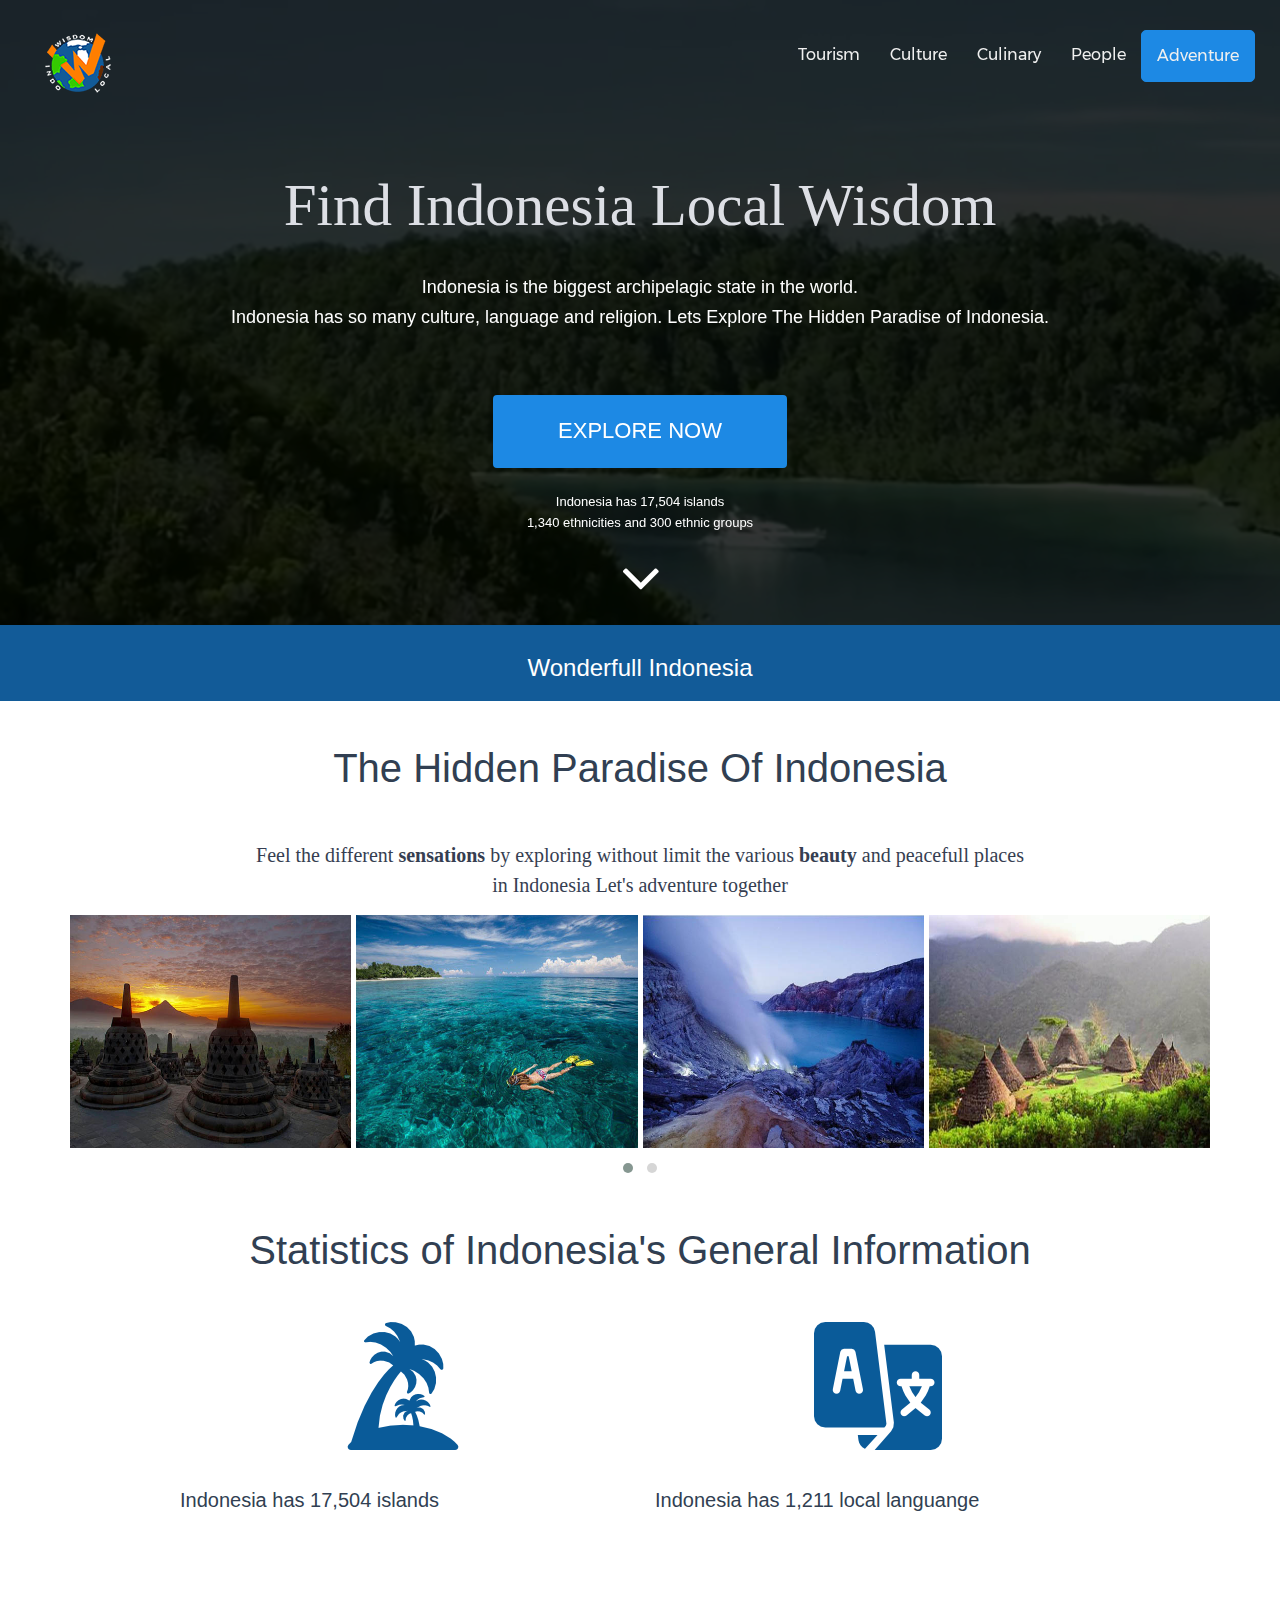
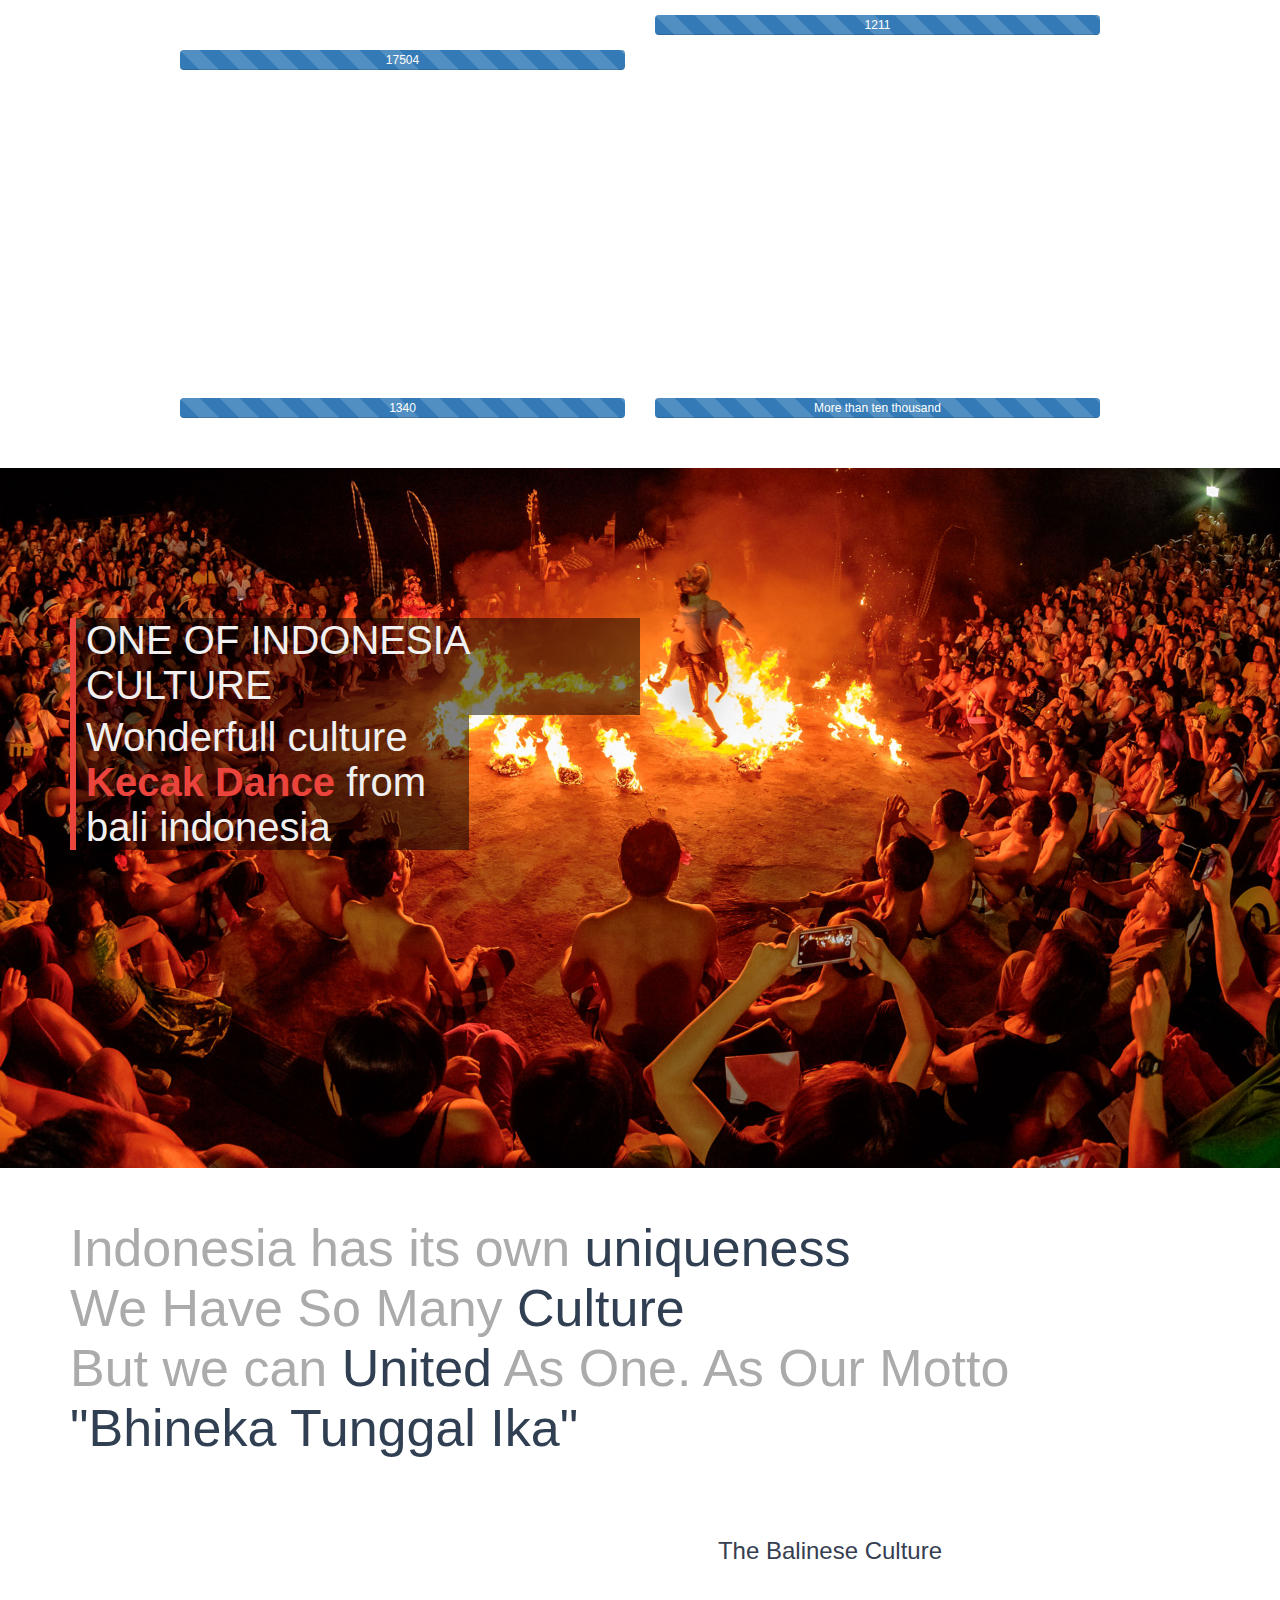
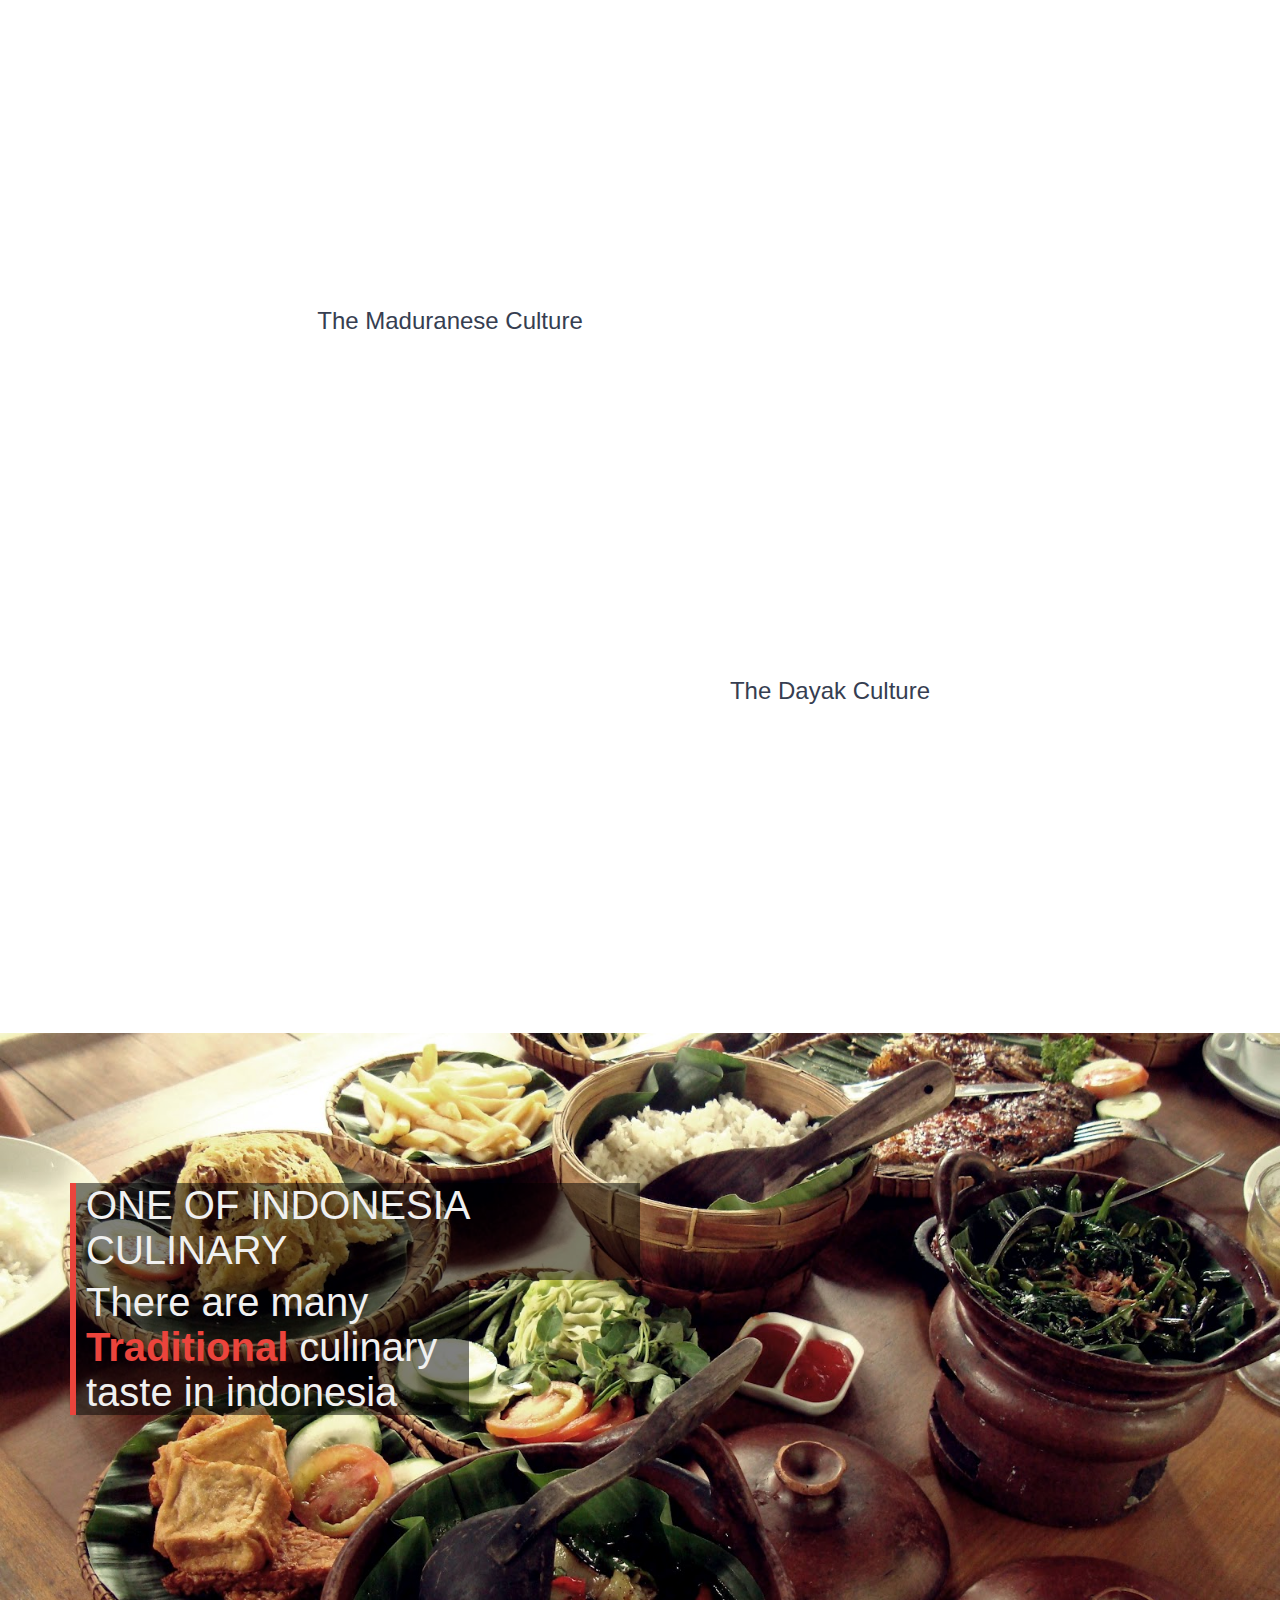
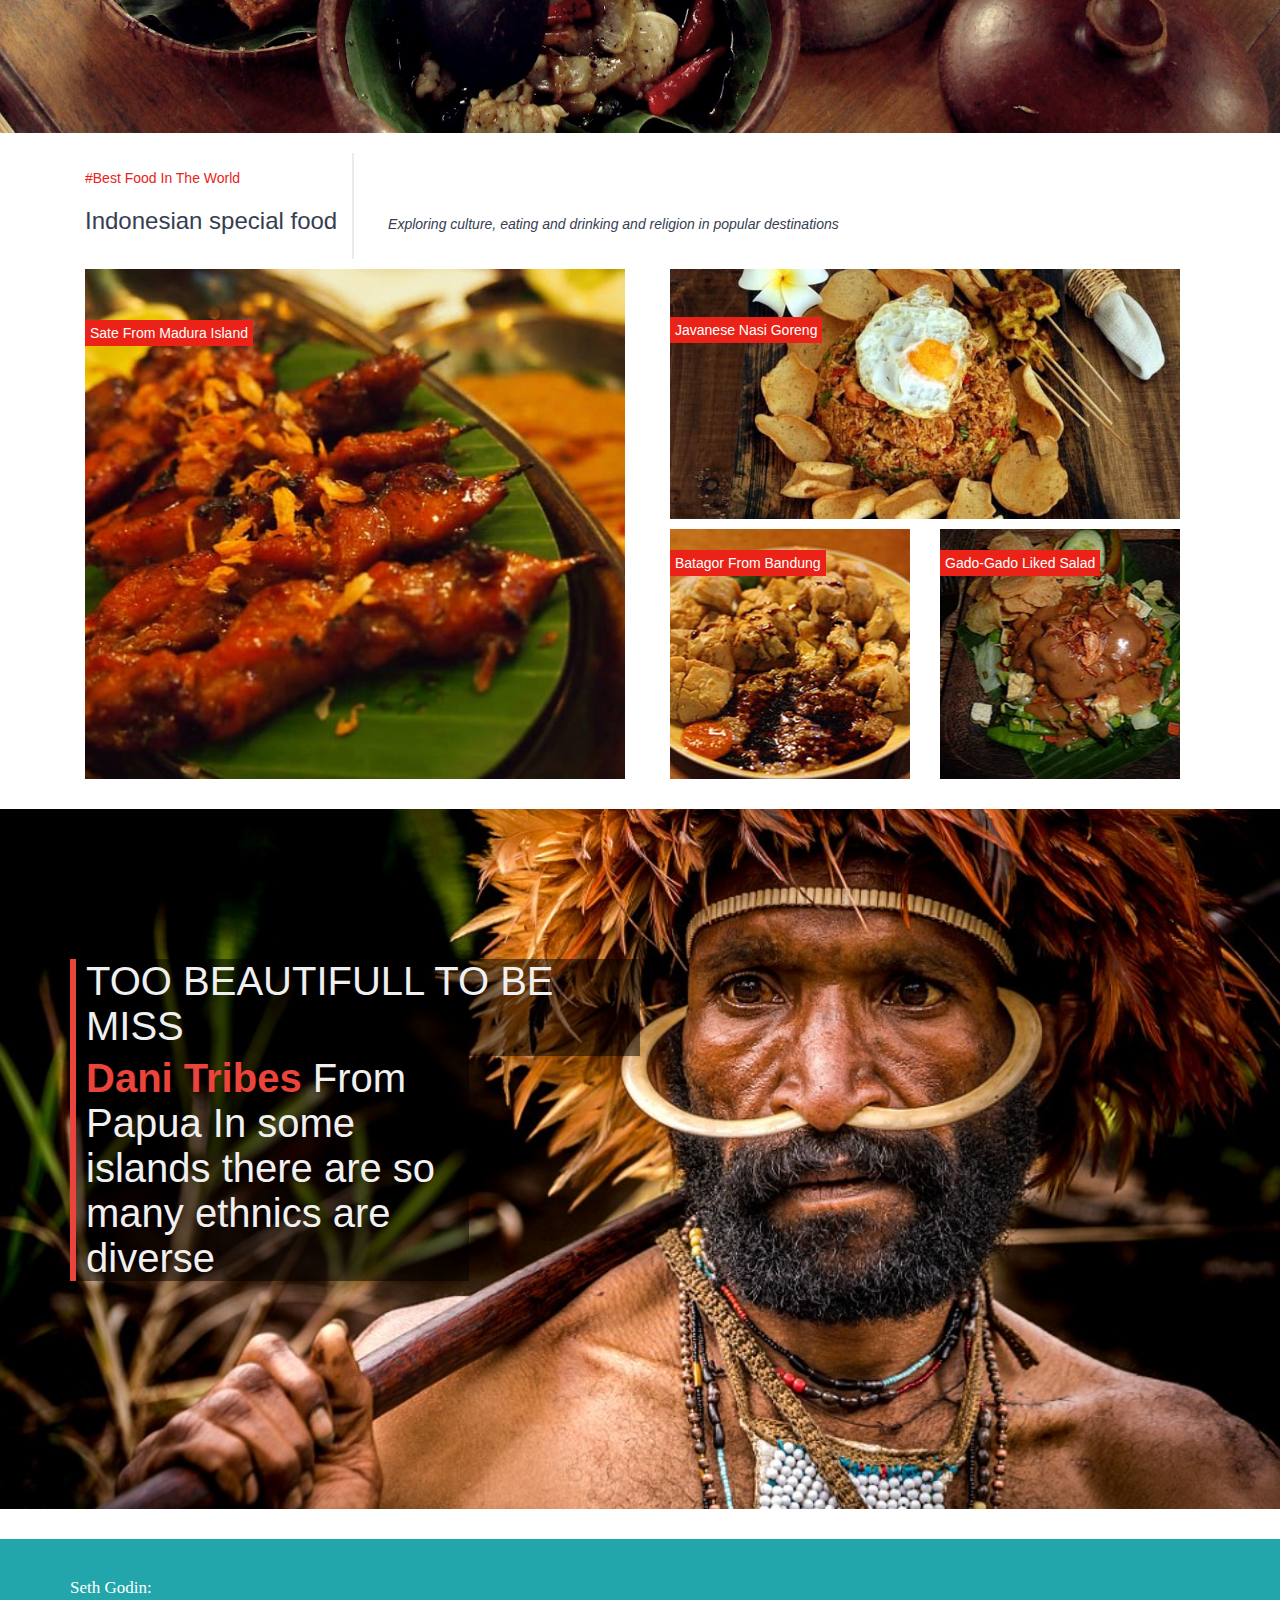
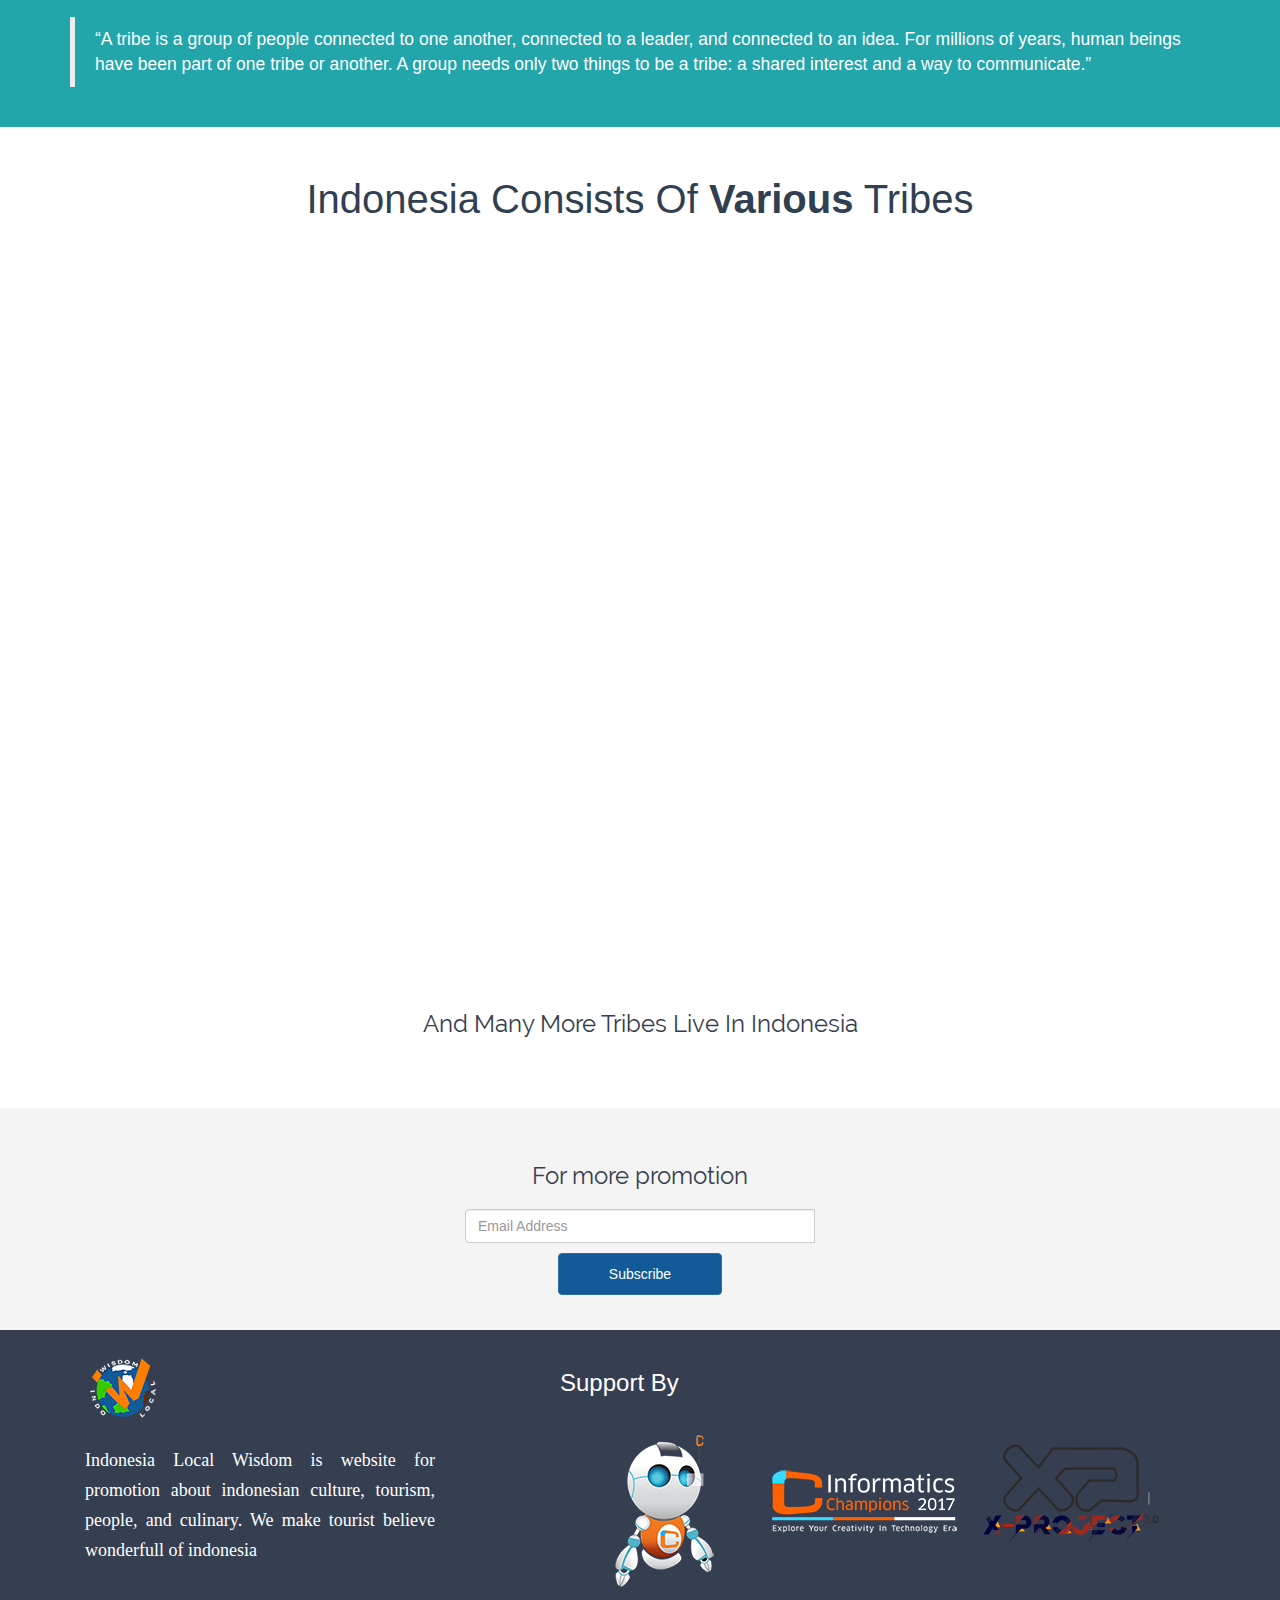
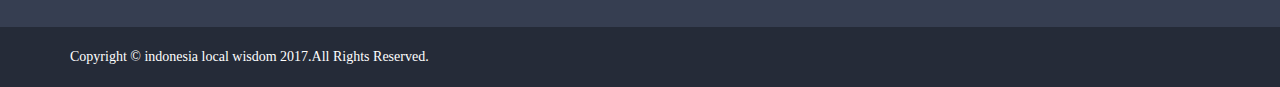
<file: index.html>
<!DOCTYPE html>
<html lang="en">

<head>
    <meta charset="utf-8">
    <meta content="IE=edge" http-equiv="X-UA-Compatible">
    <meta content="width=device-width, initial-scale=1" name="viewport">
    <title>Indonesia Local Wisdom</title>
    <link href="img/logo-small.png" rel="shortcut icon" type="image/x-icon">
    <!-- Include CSS -->
    <link href="css/bootstrap.min.css" rel="stylesheet">
    <link href="css/font-awesome.min.css" rel="stylesheet">
    <link href="css/animate.min.css" rel="stylesheet">
    <link href="css/owl.carousel.min.css" rel="stylesheet">
    <link href="css/owl.theme.default.min.css" rel="stylesheet">
    <link href="css/style.css" rel="stylesheet">
    <!-- Include CSS End -->
    <!-- HTML5 Shim and Respond.js IE8 support of HTML5 elements and media queries -->
    <!-- WARNING: Respond.js doesn't work if you view the page via file:// -->
    <!--[if lt IE 9]>
      <script src="js/html5shiv_3_7_3.min.js"></script>
      <script src="js/respond_1_4_2.min.js"></script>
    <![endif]-->
</head>

<body>
    <header class="header header-home">
        <video autoplay="" class="header-bg-video" loop="" muted src="img/header.mp4"></video>
        <div class="header-content header-content--bg">
            <nav class="navbar navbar-default navbar-fixed-top navbar-static-top header-navbar-home">
                <div class="container-fluid">
                    <div class="navbar-header">
                        <button class="navbar-toggle" data-target=".navbar-collapse" data-toggle="collapse" type="button">
                            <span class="sr-only">Toggle navigation</span>
                            <span class="icon-bar"></span>
                            <span class="icon-bar"></span>
                            <span class="icon-bar"></span>
                        </button>
                        <a class="navbar-brand" href="index.html">
              <img class="img-responsive" src="img/logo.png">
            </a>
                    </div>
                    <div class="navbar-collapse collapse">
                        <ul class="nav navbar-nav navbar-right">
                            <li>
                                <a href="#section-tourism">Tourism</a>
                            </li>
                            <li>
                                <a href="#section-culture">Culture</a>
                            </li>
                            <li>
                                <a href="#section-culinary">Culinary</a>
                            </li>
                            <li>
                                <a href="#section-people">People</a>
                            </li>
                            <li>
                                <a class="mark" href="#tourism-carousel">Adventure</a>
                            </li>
                        </ul>
                    </div>
                </div>
            </nav>
            <div class="header-body">
                <p class="header-body-title">Find Indonesia Local Wisdom</p>
                <h1 class="header-body-content">Indonesia is the biggest archipelagic state in the world.<br>
        Indonesia has so many culture, language and religion. Lets Explore The Hidden Paradise of Indonesia.</h1>
                <div class="header-body-btn-container">
                    <a href="#tourism-carousel" class="btn header-body-btn-start wow bounceIn animated" data-wow-delay="0.6s">EXPLORE NOW</a>
                </div>
                <span class="header-body-sub-title wow fadeIn animated" data-wow-delay="1s">Indonesia has 17,504 islands<br>
          1,340 ethnicities and 300 ethnic groups</span>
                <div class="header-body-arrow-down">
                    <a href="#section-tourism" id="arrow"><i class="fa fa-angle-down"></i></a>
                </div>
            </div>
        </div>
    </header>
    <div class="trans-div"></div>
    <div class="section section-container">
        <div class="row menu-bar">
            <div class="navbar-header">
                <button class="navbar-toggle" data-target=".navbar-collapse" data-toggle="collapse" type="button">
                    <span class="sr-only">Toggle navigation</span>
                    <span class="icon-bar"></span>
                    <span class="icon-bar"></span>
                    <span class="icon-bar"></span>
                </button>
                <a class="navbar-brand fix-logo" href="index.html">
          <img class="img-responsive" src="img/logo-small.png">
        </a>
            </div>
            <div class="navbar-collapse collapse" id="menu-bar">
                <ul class="nav navbar-nav navbar-right">
                    <li>
                        <a href="#section-tourism">Tourism</a>
                    </li>
                    <li>
                        <a href="#section-culture">Culture</a>
                    </li>
                    <li>
                        <a href="#section-culinary">Culinary</a>
                    </li>
                    <li>
                        <a href="#section-people">People</a>
                    </li>
                    <li>
                        <a href="#section-adventure">Adventure</a>
                    </li>
                </ul>
            </div>
        </div>
        <section class="section" id="tourism-carousel">
            <div class="section-tourism-banner">
                <h3>Wonderfull Indonesia</h3>
            </div>
            <h2>The Hidden Paradise Of Indonesia</h2>
            <div class="container">
                <p>Feel the different <strong>sensations</strong> by exploring without limit the various <strong>beauty</strong> and peacefull places
                    <br> in Indonesia Let's adventure together</p>
                <div class="row">
                    <div class="col-sm-12">
                        <div class="owl-carousel owl-theme wow bounceIn animated" data-wow-delay="0.5s">
                            <img alt="Image Borobudur" class="item" src="img/wisata1.jpg">
                            <img alt="Image Lombok" class="item" src="img/wisata2.jpg">
                            <img alt="Image kawah Ijen" class="item" src="img/wisata3.jpg">
                            <img alt="Image Papua" class="item" src="img/wisata4.jpg">
                            <img alt="Image Raja Ampat" class="item" src="img/wisata5.jpg">
                            <img alt="Image Papua" class="item" src="img/wisata6.jpg">
                            <img alt="Image Bali" class="item" src="img/wisata7.jpg">
                            <img alt="Image Bromo" class="item" src="img/wisata8.jpg">
                        </div>
                    </div>
                </div>
            </div>
        </section>
        <section class="section-info" id="section-tourism">
            <h2>Statistics of Indonesia's General Information</h2>
            <div class="container">
                <div class="row">
                    <div class="col-sm-12">
                        <div class="col-sm-offset-1 col-sm-5">
                            <div class="circle section-info-container wow bounceIn animated" data-wow-delay="0.6s">
                                <img alt="Icon Island" src="img/icon-island.png">
                            </div>
                            <h3 class="section-info-title wow bounceInLeft animated" data-wow-delay="0.6s">Indonesia has 17,504 islands</h3>
                            <p class="section-info-paragraph wow bounceInLeft animated" data-wow-delay="0.6s">According to the CIA world factbook, there are 17.508 islands. It because sandy cays and rocky reefs that appear during low tide and submerged during high tide</p>
                            <div class="progress">
                                <div aria-valuemax="100" aria-valuemin="0" aria-valuenow="100" class="progress-bar progress-bar-striped active" role="progressbar">
                                    17504
                                </div>
                            </div>
                        </div>
                        <div class="col-sm-5">
                            <div class="circle section-info-container wow bounceIn animated" data-wow-delay="0.6s">
                                <img alt="Icon language" src="img/icon-language.png">
                            </div>
                            <h3 class="section-info-title wow bounceInRight animated" data-wow-delay="0.6s">Indonesia has 1,211 local languange</h3>
                            <p class="section-info-paragraph wow bounceInRight animated" data-wow-delay="0.6s">The official is indonesia, a variant of malay. But secondary language for daily is local language like javanese speak java, Sundase speak sunda etc.</p>
                            <div class="progress">
                                <div aria-valuemax="100" aria-valuemin="0" aria-valuenow="100" class="progress-bar progress-bar-striped active" role="progressbar">
                                    1211
                                </div>
                            </div>
                        </div>
                    </div>
                </div>
                <div class="row">
                    <div class="col-sm-12">
                        <div class="col-sm-offset-1 col-sm-5">
                            <div class="circle section-info-container wow bounceIn animated" data-wow-delay="0.6s">
                                <img alt="Icon Tribe" src="img/icon-tribe.png">
                            </div>
                            <h3 class="section-info-title wow bounceInLeft animated" data-wow-delay="0.6s">Indonesia has 1,340 ethnicities</h3>
                            <p class="section-info-paragraph wow bounceInLeft animated" data-wow-delay="0.6s">Indonesia consist of more than 1000 tribes. each of these tribes has their own uniqueness and culture, which contribute to indonesia's rich culture</p>
                            <div class="progress">
                                <div aria-valuemax="100" aria-valuemin="0" aria-valuenow="100" class="progress-bar progress-bar-striped active" role="progressbar">
                                    1340
                                </div>
                            </div>
                        </div>
                        <div class="col-sm-5">
                            <div class="circle section-info-container wow bounceIn animated" data-wow-delay="0.6s">
                                <img alt="Icon Mask" src="img/icon-mask.png">
                            </div>
                            <h3 class="section-info-title wow bounceInRight animated" data-wow-delay="0.6s">Indonesia has culture more than ten thousand</h3>
                            <p class="section-info-paragraph wow bounceInRight animated" data-wow-delay="0.6s">The culture of indonesia has been shaped by long interation between original indigenous customs and multiple foreign influences</p>
                            <div class="progress">
                                <div aria-valuemax="100" aria-valuemin="0" aria-valuenow="100" class="progress-bar progress-bar-striped active" role="progressbar">
                                    More than ten thousand
                                </div>
                            </div>
                        </div>
                    </div>
                </div>
            </div>
        </section>
        <section id="section-culture">
            <section class="section-culture">
                <div class="image-bg section-culture-bg">
                    <div class="container section-paragraph">
                        <h3 class="span">ONE OF INDONESIA CULTURE</h3>
                        <h3>Wonderfull culture <strong>Kecak Dance</strong> from bali indonesia</h3>
                    </div>
                </div>
            </section>
            <section class="section-culture">
                <div class="container">
                    <div class="section-culture-title">
                        Indonesia has its own <span>uniqueness</span>
                        <br> We Have So Many <span>Culture</span>
                        <br> But we can <span>United</span> As One. As Our Motto
                        <br>
                        <span>"Bhineka Tunggal Ika"</span>
                    </div>
                </div>
                <div class="row section-culture-item">
                    <div class="col-sm-12">
                        <div class="container">
                            <div class="col-sm-4">
                                <img alt="Image Bali Character" class="img-responsive wow fadeInRight animated" data-wow-delay="0.6s" src="img/character1.png">
                            </div>
                            <div class="col-sm-8">
                                <h3>The Balinese Culture </h3>
                                <div class="section-culture-text wow fadeInRight animated" data-wow-delay="0.6s">
                                    <div class="row">
                                        <div class="col-sm-6">
                                            <img class="img-responsive" src="img/bali-culture.jpg" alt="Bali Culture">
                                        </div>
                                        <div class="col-sm-6">
                                            <p>The Balinese tribes has its own uniqueness. Baliness culture is a mix of baliness hindu-budhist religion and baliness customs. It is perhaps most known for its dance, drama and sculpture</p>
                                        </div>
                                    </div>
                                </div>
                            </div>
                        </div>
                    </div>
                </div>
                <div class="row section-culture-item">
                    <div class="col-sm-12">
                        <div class="container">
                            <div class="col-sm-8">
                                <h3>The Maduranese Culture </h3>
                                <div class="section-culture-text section-culture-text-right wow fadeInLeft animated" data-wow-delay="0.6s">
                                    <div class="row">
                                        <div class="col-sm-6">
                                            <img class="img-responsive" src="img/madura-culture.jpg" alt="Madura Culture">
                                        </div>
                                        <div class="col-sm-6">
                                            <p>Madura ethnic are the biggest population in indonesia its is about 7.179.356 million people. 100% people of madura ethnic are moslem, so they have their own islam tradition</p>
                                        </div>
                                    </div>
                                </div>
                            </div>
                            <div class="col-sm-4">
                                <img alt="Image Madura Character" class="img-responsive wow fadeInLeft animated" data-wow-delay="0.6s" src="img/character2.png">
                            </div>
                        </div>
                    </div>
                </div>
                <div class="row section-culture-item">
                    <div class="col-sm-12">
                        <div class="container">
                            <div class="col-sm-4">
                                <img alt="Image Dayak Character" class="img-responsive wow fadeInRight animated" data-wow-delay="0.6s" src="img/character4.png">
                            </div>
                            <div class="col-sm-8">
                                <h3>The Dayak Culture </h3>
                                <div class="section-culture-text wow fadeInRight animated" data-wow-delay="0.6s">
                                    <div class="row">
                                        <div class="col-sm-6">
                                            <img class="img-responsive" src="img/dayak-culture.jpg" alt="Dayak Culture">
                                        </div>
                                        <div class="col-sm-6">
                                            <p>The Dayak art the native people of borneo they have own laws and culture. The Dayak languange are categorized as part of the austronation languanges in asia</p>
                                        </div>
                                    </div>
                                </div>
                            </div>
                        </div>
                    </div>
                </div>
            </section>
        </section>
        <section id="section-culinary">
            <section class="section-culture">
                <div class="image-bg section-culinary-bg">
                    <div class="container section-paragraph">
                        <h3 class="span">ONE OF INDONESIA CULINARY</h3>
                        <h3>There are many <strong>Traditional</strong> culinary taste in indonesia</h3>
                    </div>
                </div>
            </section>
            <section class="section-culinary-container">
                <div class="container">
                    <div class="section-culinary-tagline">
                        <span>#Best Food In The World</span>
                        <h3>Indonesian special food</h3>
                    </div>
                    <span class="section-culinary-tagline2">Exploring culture, eating and drinking and religion in popular destinations</span>
                    <div class="row">
                        <div class="col-sm-12">
                            <div class="col-sm-6">
                                <div class="image-bg section-culinary--bg1">
                                    <span class="section-culinary-label">Sate From Madura Island</span>
                                </div>
                            </div>
                            <div class="col-sm-6">
                                <div class="col-sm-12">
                                    <div class="image-bg section-culinary--bg2">
                                        <span class="section-culinary-label">Javanese Nasi Goreng</span>
                                    </div>
                                </div>
                                <div class="col-sm-6">
                                    <div class="image-bg section-culinary--bg3">
                                        <span class="section-culinary-label">Batagor From Bandung</span>
                                    </div>
                                </div>
                                <div class="col-sm-6">
                                    <div class="image-bg section-culinary--bg4">
                                        <span class="section-culinary-label">Gado-Gado Liked Salad</span>
                                    </div>
                                </div>
                            </div>
                        </div>
                    </div>
                </div>
            </section>
        </section>
        <section id="section-people">
            <section class="section-people">
                <div class="image-bg section-people-bg">
                    <div class="container section-paragraph">
                        <h3 class="span">TOO BEAUTIFULL TO BE MISS</h3>
                        <h3><strong>Dani Tribes</strong> From Papua In some islands there are so many ethnics are diverse</h3>
                    </div>
                </div>
            </section>
            <section class="section-people-container">
                <div class="section-people-quotes">
                    <div class="container">
                        <p>Seth Godin:</p>
                        <blockquote>
                            <q cite="https://www.goodreads.com/quotes/tag/tribe">A tribe is a group of people connected to one another, connected to a leader, and connected to an idea. For millions of years, human beings have been part of one tribe or another. A group needs only two things to be a tribe: a shared interest and a way to communicate.</q>
                        </blockquote>
                    </div>
                </div>
                <div class="container">
                    <h2 class="section-people-title">Indonesia Consists Of <strong>Various</strong> Tribes</h2>
                    <div class="row">
                        <div class="col-sm-12">
                            <div class="col-sm-4 wow fadeInUp animated" data-wow-delay="0.7s">
                                <img alt="Image Dayak Character" class="img-responsive" src="img/dayak-character.png">
                                <h3 class="section-people-item-title">The Dayak</h3>
                                <p>The Dayak are the native people of borneo they speak dayak language</p>
                            </div>
                            <div class="col-sm-4 wow fadeInUp animated" data-wow-delay="0.7s">
                                <img alt="Image Bali Character" class="img-responsive" src="img/bali-character.png">
                                <h3 class="section-people-item-title">The Balinese</h3>
                                <p>The Balinese are an ethnic group native to the indonesia islands of bali</p>
                            </div>
                            <div class="col-sm-4 wow fadeInUp animated" data-wow-delay="0.7s">
                                <img alt="Image Jawa Character" class="img-responsive" src="img/jawa-character.png">
                                <h3 class="section-people-item-title">The Javanese</h3>
                                <p>They are predominantly located in the central to eastern parts of java islands</p>
                            </div>
                            <div class="col-sm-4 wow fadeInUp animated" data-wow-delay="0.7s">
                                <img alt="Image Madura Character" class="img-responsive" src="img/madura-character.png">
                                <h3 class="section-people-item-title">The Maduranese</h3>
                                <p>Maduranese are the biggest population in indonesia because they have about 20.179.356</p>
                            </div>
                            <div class="col-sm-4 wow fadeInUp animated" data-wow-delay="0.7s">
                                <img alt="Image Betawi Character" class="img-responsive" src="img/betawi-character.png">
                                <h3 class="section-people-item-title">The Betawinese</h3>
                                <p>The Betwainese is the ethnic in province in DKI Jakarta they have an as symbol uniqueness is Ondel-Ondel</p>
                            </div>
                            <div class="col-sm-4 wow fadeInUp animated" data-wow-delay="0.7s">
                                <img alt="Image Sunda Character" class="img-responsive" src="img/sunda-character.png">
                                <h3 class="section-people-item-title">The Sundanese</h3>
                                <p>The Sundanese are the biggest second largest in indonesia after javanese</p>
                            </div>
                        </div>
                    </div>
                    <div class="row">
                        <div class="col-sm-12">
                            <div class="section-people-word">
                                <h3>And Many More Tribes Live In Indonesia</h3>
                            </div>
                        </div>
                    </div>
                </div>
            </section>
        </section>
        <section class="section-promotion">
            <div class="container">
                <h3>For more promotion</h3>
                <div class="col-sm-offset-4 col-sm-4">
                    <div class="input-group">
                        <input class="form-control" placeholder="Email Address" type="email">
                        <button class="btn btn-primary" type="button">Subscribe</button>
                    </div>
                </div>
            </div>
        </section>
        <footer>
            <div class="footer-container">
                <div class="container">
                    <div class="row">
                        <div class="col-sm-12">
                            <div class="col-sm-4">
                                <img alt="Logo Local Indonesia Wisdom" class="img-responsive" src="img/logo.png">
                                <p>Indonesia Local Wisdom is website for promotion about indonesian culture, tourism, people, and culinary. We make tourist believe wonderfull of indonesia</p>
                            </div>
                            <div class="col-sm-offset-1 col-sm-7">
                                <div class="row">
                                    <div class="col-sm-12">
                                        <h3>Support By</h3>
                                        <img alt="Maskot IC" src="img/maskot.png">
                                        <img alt="Logo IC" src="img/logo-ic.png">
                                        <img alt="Logo Xproject" src="img/logo-xproject.png">
                                    </div>
                                </div>
                            </div>
                        </div>
                    </div>
                </div>
            </div>
            <div class="footer-copyright">
                <div class="container">
                    <p>Copyright &copy; indonesia local wisdom 2017.All Rights Reserved.</p>
                </div>
            </div>
        </footer>
    </div>
    <!-- Include Js -->
    <script src="js/jquery-3.2.1.min.js"></script>
    <script src="js/owl.carousel.min.js"></script>
    <script src="js/wow.min.js"></script>
    <script src="js/bootstrap.min.js"></script>
    <!-- End Include Js -->
    <script>
    $(document).ready(function() {
        new WOW().init();

        $("#arrow").click(function() {
            $('html, body').animate({
                scrollTop: $("#section-tourism").offset().top
            }, 1000);
        });

        num = $('#section-tourism').offset().top;
        $(window).bind('scroll', function() {
            if ($(window).scrollTop() > num) {
                $('.menu-bar').addClass('fixed-menu');
                $('.menu-bar').fadeIn("slow");
            } else {
                num = $('#section-tourism').offset().top;
                $('.menu-bar').fadeOut("slow");
            }
        });

        $(".owl-carousel").owlCarousel({
            margin: 5,
            loop: true,
            animateIn: true,
            animateOut: true,
            autoplay: true,
            responsive: {
                0: {
                    items: 1
                },
                480: {
                    items: 1
                },
                768: {
                    items: 3
                },
                992: {
                    items: 3
                },
                1200: {
                    items: 4
                },
                1366: {
                    items: 4
                }
            }
        });

        $('.progress .progress-bar').css("width", function() {
            return $(this).attr("aria-valuenow") + "%";
        });
        $(document).on("scroll", onScroll);

        //smoothscroll
        $('a[href^="#"]').on('click', function(e) {
            e.preventDefault();
            $(document).off("scroll");

            $('a').each(function() {
                $(this).parent().removeClass('onposition');
            })
            $(this).parent().addClass('onposition');

            var target = this.hash,
                menu = target;
            $target = $(target);
            $('html, body').stop().animate({
                'scrollTop': $target.offset().top + 2
            }, 500, 'swing', function() {
                window.location.hash = target;
                $(document).on("scroll", onScroll);
            });
        });
    });

    function onScroll(event) {
        var scrollPos = $(document).scrollTop();
        $('#menu-bar a').each(function() {
            var currLink = $(this);
            var refElement = $(currLink.attr("href"));
            if (refElement.position().top <= scrollPos && refElement.position().top + refElement.height() > scrollPos) {
                $('#menu-bar ul li').removeClass("onposition");
                currLink.parent().addClass("onposition");
            } else {
                currLink.parent().removeClass("onposition");
            }
        });
    }
    </script>
</body>

</html>
</file>
<file: css/style.css>
@font-face {
	font-family: Raleway;
	src: url('../fonts/Raleway-Regular.ttf');
}
@font-face {
	font-family: Montserrat;
	src: url('../fonts/Montserrat-Regular.ttf');
}
body {
	position: relative;
	left: 0;
	overflow-x: hidden;
	height: 100%;
	color: #363e51;
	font-family: 'Roboto', sans-serif;
	font-weight: 400;
}
h2 {
	margin-top: 45px;
	margin-bottom: 35px;
	color: #313F52;
	font-family: 'Roboto', sans-serif;
	font-size: 40px;
	font-weight: 300;
}
p {
	margin-top: 15px;
	margin-bottom: 15px;
	font-family: 'Roboto';
	font-size: 20px;
	font-weight: 300;
	line-height: 30px;
}
.image-bg {
	background-repeat: no-repeat;
	background-position: center center;
	-webkit-background-size: cover;
	-moz-background-size: cover;
	-o-background-size: cover;
	background-size: cover;
}

/*--------------------Header------------------------*/
.header {
	top: 0;
	overflow: hidden;
}
.header-home {
	position: fixed;
	overflow: hidden;
	width: 100%;
	height: 100%;
	transition: all 0.3s;
}
.header-bg-video {
	min-width: 100%;
	min-height: 100%;
}
.header-content {
	position: absolute;
	z-index: 2;
	bottom: 0px;
	text-align: center;
}
.header-content--bg {
	width: 100%;
	height: 100%;
	background-color: rgba(0, 0, 0, 0.8);
}
.header-navbar-home {
	padding: 10px 25px;
	border: none;
	background-color: transparent;
}
nav ul {
	padding: 20px 0px;
}
nav li a {
	padding: 0px 20px;
	transition: 0.4s;
	color: #F0F0F0!important;
	font-family: 'Montserrat';
	font-size: 16px;
	font-weight: 300;
	line-height: 70px;
}
.mark {
	border: 1px solid #1d89e4;
	border-radius: 5px;
	background-color: #1d89e4;
}
.mark:hover {
	background-color: transparent;
}
.header-body {
	margin: 12% 5% 0 5%;
}
.header-body-title {
	float: left;
	width: 100%;
	margin-bottom: 30px;
	text-align: center;
	color: #DDDFE5;
	font-size: 59px;
	font-weight: 100;
	line-height: 73px;
}
.header-body-content {
	margin-bottom: 40px;
	color: white;
	font-family: 'Roboto', sans-serif;
	font-size: 18px;
	font-weight: 300;
	line-height: 30px;
}
.header-body-btn-container {
	padding: 2% 5%;
}
.header-body-btn-start {
	visibility: hidden;
	padding: 2% 6%;
	transition: .1s;
	color: #FFFFFF;
	border: 3px solid #1d89e4;
	background-color: #1d89e4;
	font: 22px 'Roboto', sans-serif;
	font-weight: 300;
}
.header-body-btn-start:hover {
	transition: 0.5s;
	color: #1d89e4;
	background-color: transparent;
}
.header-body-sub-title {
	visibility: hidden;
	color: #FFFFFF;
	font: 13px 'Roboto', sans-serif;
	font-weight: 200;
	line-height: 20px;
}
.header-body-arrow-down {
	cursor: pointer;
}
.header-body-arrow-down a {
	color: #FFFFFF;
	font-size: 64px;
}
.trans-div {
	height: calc(100% - 76px);
}

/*--------------------Section All------------------------*/
.section {
	position: relative;
	width: 100%;
	text-align: center;
	background-color: white;
}
.section-container {
	margin-top: 625px;
}

/*--------------------Menu Bar Hidden------------------------*/
.menu-bar {
	display: none;
	background-color: #1c212b;
}
.menu-bar ul li a:hover {
	color: #FFFFFF!important;
	background-color: #125b98!important;
}
.onposition a {
	color: #FFFFFF;
	background-color: #125b98!important;
}
.fix-logo {
	padding: 0 15px;
}
.fixed-menu {
	position: fixed;
	z-index: 1;
	top: 0px;
	width: 100%;
	margin: 0;
}

/*--------------------Section Tourism------------------------*/
.section-tourism-banner {
	padding: 10px;
	color: #FFFFFF;
	background-color: #125b98;
}

/*--------------------Section Info------------------------*/
.section-info {
	margin: 30px 0;
}
.section-info-container {
	padding: 15px;
}
.section-info-title {
	text-align: left;
	color: #313F52;
	font-size: 20px;
	font-weight: normal;
	line-height: 30px;
}
.section-info-paragraph {
	text-align: justify;
	color: #1F1F1F;
	font-size: 15px;
	font-weight: 300;
	line-height: 35px;
}

/*--------------------Section Culture------------------------*/
.section-culture {
	margin: 20px 0;
}
.section-culture-bg {
	height: 700px;
	background-image: url('../img/bg-section.jpg');
}
.section-paragraph {
	position: relative;
	top: 150px;
}
.section-paragraph strong {
	color: #EB443C;
}
.section-paragraph h3 {
	width: 35%;
	margin-top: 0px;
	margin-bottom: 0px;
	padding-left: 10px;
	text-align: left;
	color: #F0F0F0;
	border-left: 6px solid #EB443C;
	background-color: rgba(0, 0, 0, 0.5);
	font: 40px 'Roboto', sans-serif;
	font-weight: normal;
	font-weight: 200;
}
.section-paragraph .span {
	width: 50%;
	padding-bottom: 7px;
}
.section-culture-title {
	position: relative;
	margin-top: 30px;
	margin-bottom: 45px;
	text-align: left;
	color: #ABABAB;
	font: 52px 'Roboto', sans-serif;
	font-weight: normal;
	font-weight: 300;
}
.section-culture-title span {
	color: #313F52;
	font-weight: 300;
}
.section-culture-item{
	padding: 15px 0;
	margin: 0;
}
.section-culture-text {
	height: 100%!important;
	padding: 15px 20px;
	margin: 30px 0 0 0;
	text-align: justify;
	border-left: 2px solid #2281bf;
	border-radius: 5px;
	background-color: #fbfbfb;
}
.section-culture-text-right {
	border: none;
	border-right: 2px solid #2281bf;
}


/*--------------------Section Culinary------------------------*/
.section-culinary-bg {
	height: 700px;
	background-image: url('../img/bg-culinare.jpg');
}
.section-culinary-container {
	text-align: left;
}
.section-culinary-tagline {
	display: inline-block;
	margin-bottom: 10px;
	padding: 15px;
	border-right: 2px solid #e9ebee;
}
.section-culinary-tagline span {
	color: #eb2218;
}
.section-culinary-tagline2 {
	margin: 30px;
	font-style: italic;
	color: #363e51;
}
.section-culinary-label {
	padding: 5px;
	color: #FFFFFF;
	background-color: #eb2218;
}
.section-culinary--bg1 {
	height: 510px;
	padding-top: 10%;
	background-image: url('../img/makanan2.jpg');
}
.section-culinary--bg2 {
	height: 250px;
	margin-bottom: 10px;
	padding-top: 10%;
	background-image: url('../img/makanan1.jpg');
}
.section-culinary--bg3 {
	height: 250px;
	padding-top: 10%;
	background-image: url('../img/makanan3.jpg');
}
.section-culinary--bg4 {
	height: 250px;
	padding-top: 10%;
	background-image: url('../img/makanan4.jpg');
}

/*--------------------Section People------------------------*/
.section-people {
	margin: 30px 0;
}
.section-people-bg {
	height: 700px;
	background-image: url('../img/bg-tribes.jpg');
}
.section-people-container {
	margin-bottom: 40px;
	text-align: left;
}
.section-people-quotes {
	padding: 20px 0;
	color: #FFFFFF;
	background-color: #22a5ab;
}
.section-people-title {
	margin: 50px 0;
	text-align: center;
}
.section-people-item-title {
	margin-bottom: 15px;
	text-transform: uppercase;
	color: #313F52;
	font-size: 20px;
}
.section-people-container p {
	font-size: 17px;
	font-weight: 300;
	line-height: 28px;
}
.section-people-word h3 {
	padding: 20px 0;
	text-align: center;
	font-family: 'Raleway';
}

/*--------------------Section Promotion------------------------*/
.section-promotion {
	padding: 35px 0;
	background-color: #f5f4f4;
}
.section-promotion h3 {
	margin-bottom: 20px;
	font-family: 'Raleway';
}
.section-promotion button {
	margin-top: 10px;
	padding: 10px 50px;
	background-color: #125b98;
}

/*--------------------Footer------------------------*/
.footer-container {
	padding: 20px 10px;
	text-align: justify;
	color: #FFFFFF;
	background-color: #363e51;
	font-weight: 300;
}
.footer-support img {
	display: inline;
}
.footer-copyright {
	background-color: #252b38;
}
.footer-copyright p {
	text-align: left;
	font-size: 14px;
	font-weight: 300;
}
footer p {
	color: #FFFFFF;
	font-size: 18px;
}

/* Large Devices, Wide Screens */
@media only screen and (min-width: 1920px) {
	.header-body{
		margin: 5% 0;
	}
}
@media only screen and (min-width: 1600px) and (max-width:1919px) {
	.header-body{
		margin: 7% 0;
	}
}

/* Medium Devices, Desktops */

@media only screen and (max-width: 992px) {
	h2 {
		font-size: 25px;
	}
	p {
		font-size: 16px;
	}
	.header-body-title {
		font-size: 40px;
	}
	.header-body-content {
		margin-bottom: 15px;
		font-size: 14px;
	}
	.header-body-btn-start {
		font-size: 15px;
	}
	.header-body-sub-title {
		font-size: 10px;
	}
	.header-body-arrow-down a {
		font-size: 30px;
	}
	.section-culture-title {
		font-size: 35px;
	}
	.section-container {
		margin-top: 500px!important;
	}
	.section-paragraph .span {
		width: 55%;
	}
	.section-paragraph h3 {
		width: 40%;
	}
	.section-culinary--bg1 {
		height: 410px;
	}
	.section-culinary--bg3 {
		height: 150px;
		padding-top: 20%;
	}
	.section-culinary--bg4 {
		height: 150px;
		padding-top: 20%;
	}
}

/* Small Devices, Tablets */

@media only screen and (max-width: 768px) {
	h2 {
		font-size: 25px;
	}
	p {
		font-size: 16px;
	}
	.header-home {
		background-image: url('../img/bg-section.jpg');
		background-repeat: no-repeat;
		background-position: center center;
		-webkit-background-size: cover;
		-moz-background-size: cover;
		-o-background-size: cover;
		background-size: cover;
	}
	.header-bg-video {
		display: none;
	}
	.header-body {
		margin-top: 90px;
	}
	.header-body-title {
		margin-bottom: 20px;
		margin-left: 0px;
		font-size: 34px;
		line-height: 44px;
	}
	.header-body-content {
		font-size: 14px;
	}
	.header-body-sub-title {
		display: none;
	}
	.header-body-arrow-down a {
		font-size: 30px;
	}
	.header-body-content {
		margin-bottom: 20px;
	}
	.header-body-btn-start {
		font-size: 16px;
	}
	.navbar-brand {
		margin: 0;
		padding: 0;
	}
	.navbar-brand img {
		max-width: 60px;
		max-height: 60px;
	}
	.navbar-default .navbar-collapse {
		border: none;
		background-color: rgba(0, 0, 0, 0.9);
	}
	.mark {
		border: none;
		background: none;
	}
	nav ul li:hover {
		background-color: #1c212b;
	}
	.menu-bar {
		padding: 5px;
		background-color: rgba(0, 0, 0, 0.8);
	}
	.menu-bar .navbar-toggle .icon-bar {
		background-color: #FFFFFF;
	}
	.menu-bar .navbar-toggle {
		color: #FFFFFF;
		border-color: #FFFFFF;
	}
	.navbar-collapse {
		border: none;
	}
	.menu-bar ul li a {
		color: #FFFFFF;
	}
	.menu-bar .navbar-right {
		background-color: background-color: rgba(0, 0, 0, 0.8);
	}
	.section-info-title {
		text-align: center;
	}
	.section-paragraph {
		top: 100px;
	}
	.section-paragraph h3 {
		width: 60%;
		padding: 5px;
		font-size: 15px;
	}
	.section-paragraph .span {
		width: 80%;
	}
	.section-culture-bg {
		height: 400px;
	}
	.section-culture-title {
		font-size: 27px;
	}
	.section-culinary-bg {
		height: 400px;
	}
	.section-culinary-container {
		text-align: center;
	}
	.section-culinary-tagline2 {
		display: block;
		margin: 15px 0;
		padding: 5px;
		;
	}
	.section-culinary-tagline {
		border: none;
	}
	.section-culinary--bg1 {
		height: 200px;
		margin: 10px 15px;
		text-align: left;
	}
	.section-culinary--bg2 {
		height: 200px;
		margin-top: 10px;
		text-align: left;
	}
	.section-culinary--bg3 {
		height: 200px;
		margin-top: 10px;
		text-align: left;
	}
	.section-culinary--bg4 {
		height: 200px;
		margin-top: 10px;
		text-align: left;
	}
	.section-people-bg {
		height: 400px;
	}
	.section-people-item-title {
		text-align: center;
	}
	.section-people-container img {
		margin: 0 auto;
	}
	.footer-container img {
		display: block;
		max-width: 100%;
		height: auto;
		margin: 0 auto;
	}
	.footer-container h3 {
		margin-top: 30px;
		text-align: center;
	}
	.footer-copyright p {
		text-align: center;
	}
}
</file>
